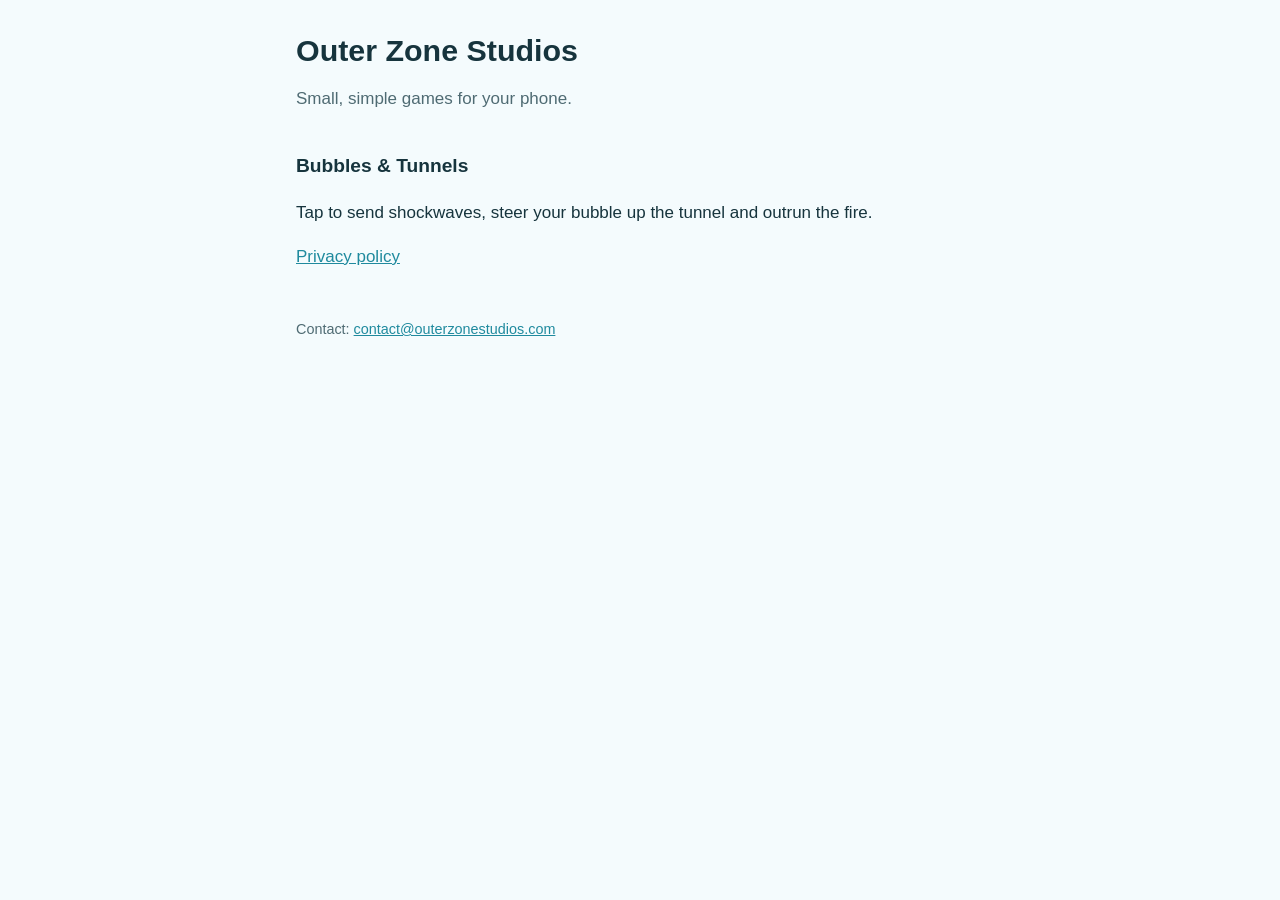
<file: index.html>
<!doctype html>
<html lang="en">
<head>
<meta charset="utf-8">
<meta name="viewport" content="width=device-width, initial-scale=1">
<title>Outer Zone Studios</title>
<link rel="stylesheet" href="/style.css">
</head>
<body>
<main>
<h1>Outer Zone Studios</h1>
<p class="muted">Small, simple games for your phone.</p>

<h2>Bubbles &amp; Tunnels</h2>
<p>Tap to send shockwaves, steer your bubble up the tunnel and outrun the fire.</p>
<p><a href="/privacy.html">Privacy policy</a></p>

<footer>Contact: <a href="mailto:contact@outerzonestudios.com">contact@outerzonestudios.com</a></footer>
</main>
</body>
</html>
</file>
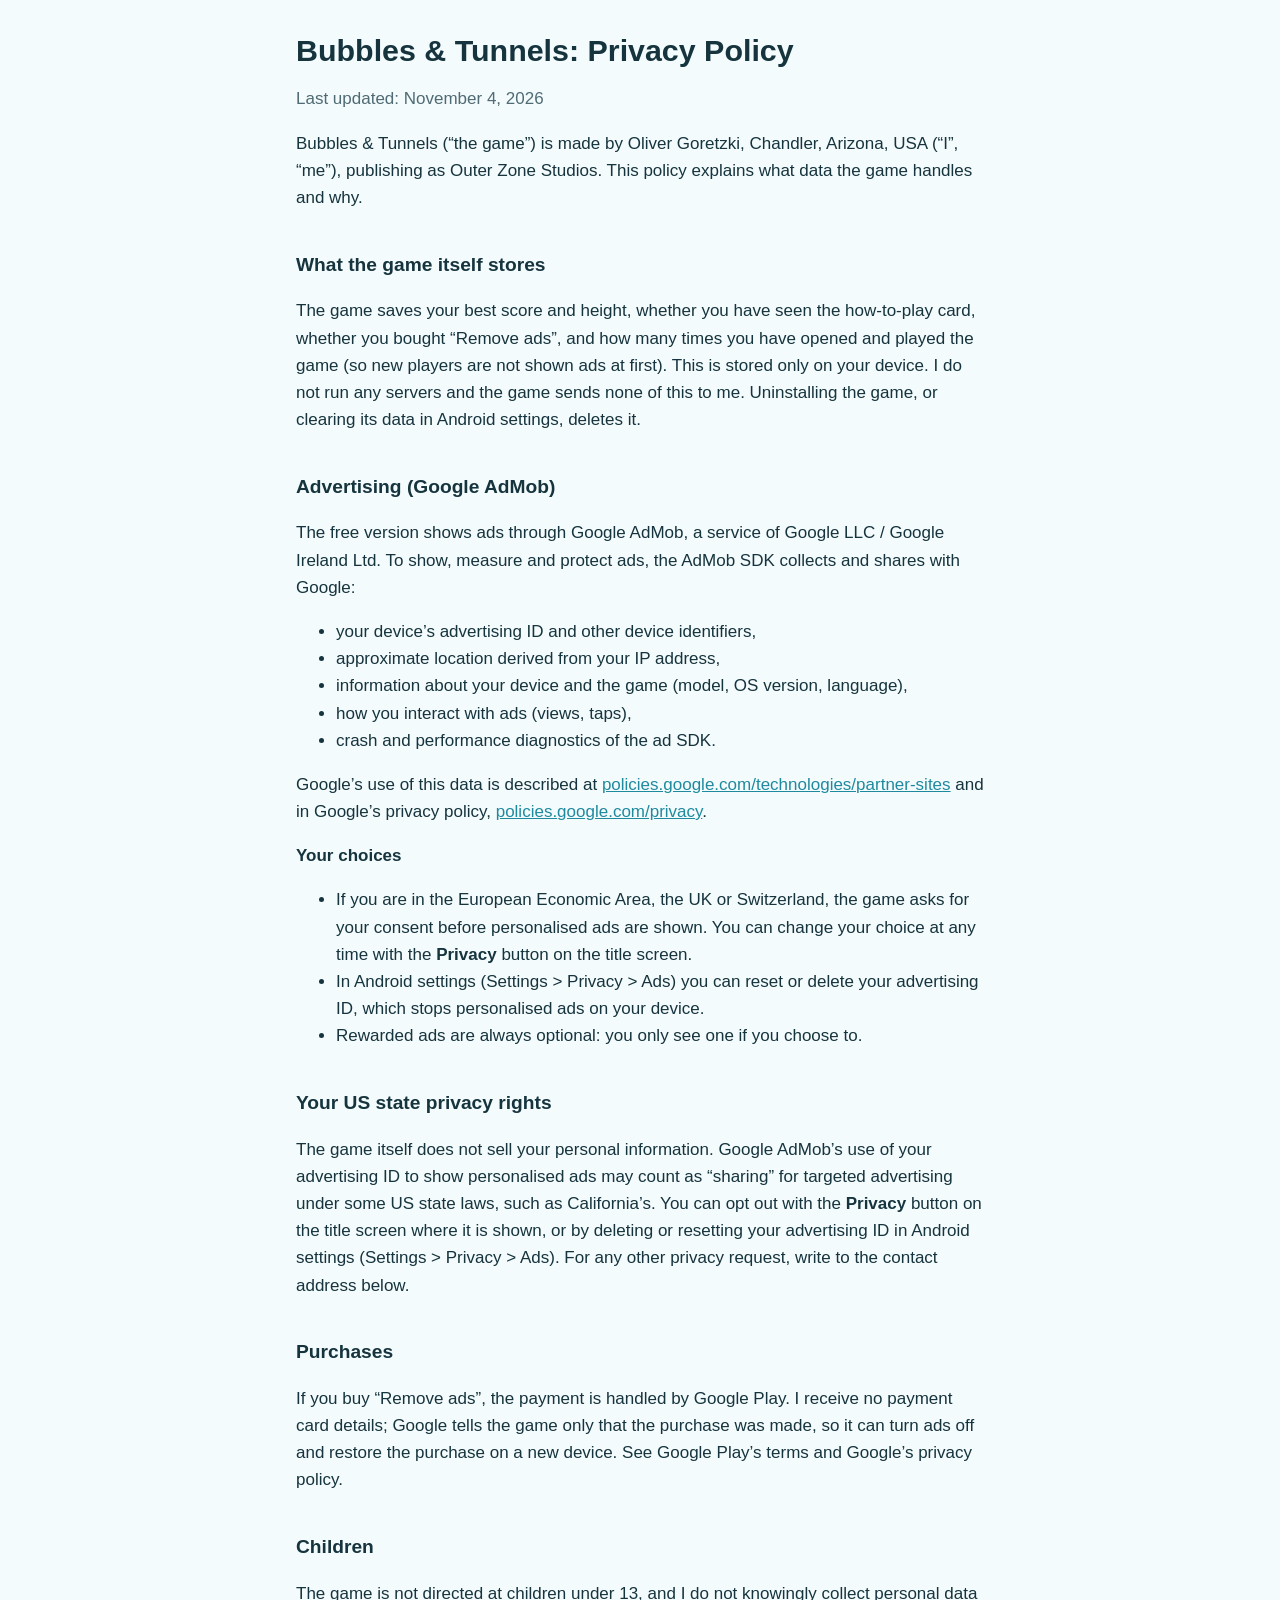
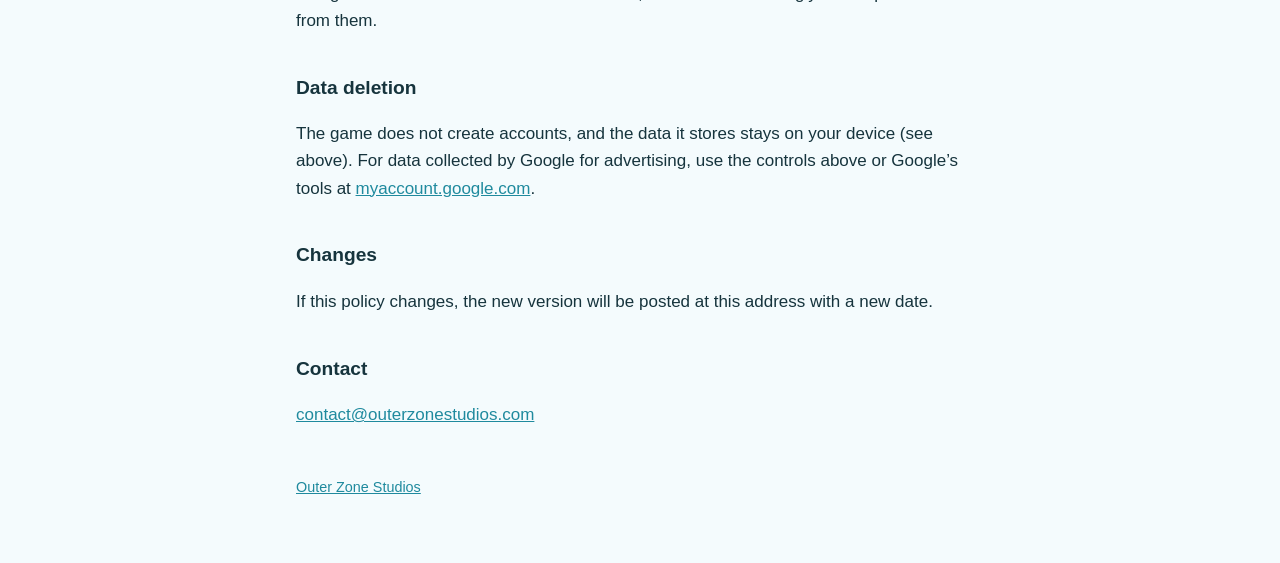
<file: privacy.html>
<!doctype html>
<html lang="en">
<head>
<meta charset="utf-8">
<meta name="viewport" content="width=device-width, initial-scale=1">
<title>Bubbles &amp; Tunnels: Privacy Policy</title>
<link rel="stylesheet" href="/style.css">
</head>
<body>
<main>
<h1>Bubbles &amp; Tunnels: Privacy Policy</h1>
<p class="muted">Last updated: November 4, 2026</p>

<p>Bubbles &amp; Tunnels (“the game”) is made by Oliver Goretzki, Chandler, Arizona, USA
(“I”, “me”), publishing as Outer Zone Studios. This policy explains what data
the game handles and why.</p>

<h2>What the game itself stores</h2>
<p>The game saves your best score and height, whether you have seen the
how-to-play card, whether you bought “Remove ads”, and how many times you have
opened and played the game (so new players are not shown ads at first). This is
stored only on your device. I do not run any
servers and the game sends none of this to me. Uninstalling the game, or
clearing its data in Android settings, deletes it.</p>

<h2>Advertising (Google AdMob)</h2>
<p>The free version shows ads through Google AdMob, a service of Google LLC /
Google Ireland Ltd. To show, measure and protect ads, the AdMob SDK collects
and shares with Google:</p>
<ul>
<li>your device’s advertising ID and other device identifiers,</li>
<li>approximate location derived from your IP address,</li>
<li>information about your device and the game (model, OS version, language),</li>
<li>how you interact with ads (views, taps),</li>
<li>crash and performance diagnostics of the ad SDK.</li>
</ul>
<p>Google’s use of this data is described at
<a href="https://policies.google.com/technologies/partner-sites">policies.google.com/technologies/partner-sites</a>
and in Google’s privacy policy,
<a href="https://policies.google.com/privacy">policies.google.com/privacy</a>.</p>

<p><strong>Your choices</strong></p>
<ul>
<li>If you are in the European Economic Area, the UK or Switzerland, the game
asks for your consent before personalised ads are shown. You can change your
choice at any time with the <strong>Privacy</strong> button on the title screen.</li>
<li>In Android settings (Settings &gt; Privacy &gt; Ads) you can reset or delete
your advertising ID, which stops personalised ads on your device.</li>
<li>Rewarded ads are always optional: you only see one if you choose to.</li>
</ul>

<h2>Your US state privacy rights</h2>
<p>The game itself does not sell your personal information. Google AdMob’s use
of your advertising ID to show personalised ads may count as “sharing” for
targeted advertising under some US state laws, such as California’s. You can
opt out with the <strong>Privacy</strong> button on the title screen where it is
shown, or by deleting or resetting your advertising ID in Android settings
(Settings &gt; Privacy &gt; Ads). For any other privacy request, write to the
contact address below.</p>

<h2>Purchases</h2>
<p>If you buy “Remove ads”, the payment is handled by Google Play. I receive no
payment card details; Google tells the game only that the purchase was made,
so it can turn ads off and restore the purchase on a new device. See Google
Play’s terms and Google’s privacy policy.</p>

<h2>Children</h2>
<p>The game is not directed at children under 13, and I do not knowingly
collect personal data from them.</p>

<h2>Data deletion</h2>
<p>The game does not create accounts, and the data it stores stays on your
device (see above). For data collected by Google for advertising, use the
controls above or Google’s tools at
<a href="https://myaccount.google.com">myaccount.google.com</a>.</p>

<h2>Changes</h2>
<p>If this policy changes, the new version will be posted at this address with
a new date.</p>

<h2>Contact</h2>
<p><a href="mailto:contact@outerzonestudios.com">contact@outerzonestudios.com</a></p>

<footer><a href="/">Outer Zone Studios</a></footer>
</main>
</body>
</html>
</file>
<file: style.css>
:root { --bg: #f4fbfd; --ink: #16343d; --muted: #4f6b73; --accent: #1f8a9e; }
@media (prefers-color-scheme: dark) { :root { --bg: #0f1d21; --ink: #e3f1f4; --muted: #9db6bc; --accent: #5cc6d8; } }
* { box-sizing: border-box; }
body { margin: 0; background: var(--bg); color: var(--ink);
  font: 17px/1.6 -apple-system, BlinkMacSystemFont, "Segoe UI", Roboto, sans-serif; }
main { max-width: 720px; margin: 0 auto; padding: 32px 16px 64px; }
h1 { font-size: 1.9rem; line-height: 1.2; margin: 0 0 4px; }
h2 { font-size: 1.2rem; margin: 2em 0 .4em; }
a { color: var(--accent); }
.muted { color: var(--muted); }
footer { margin-top: 48px; font-size: .9rem; color: var(--muted); }
</file>
